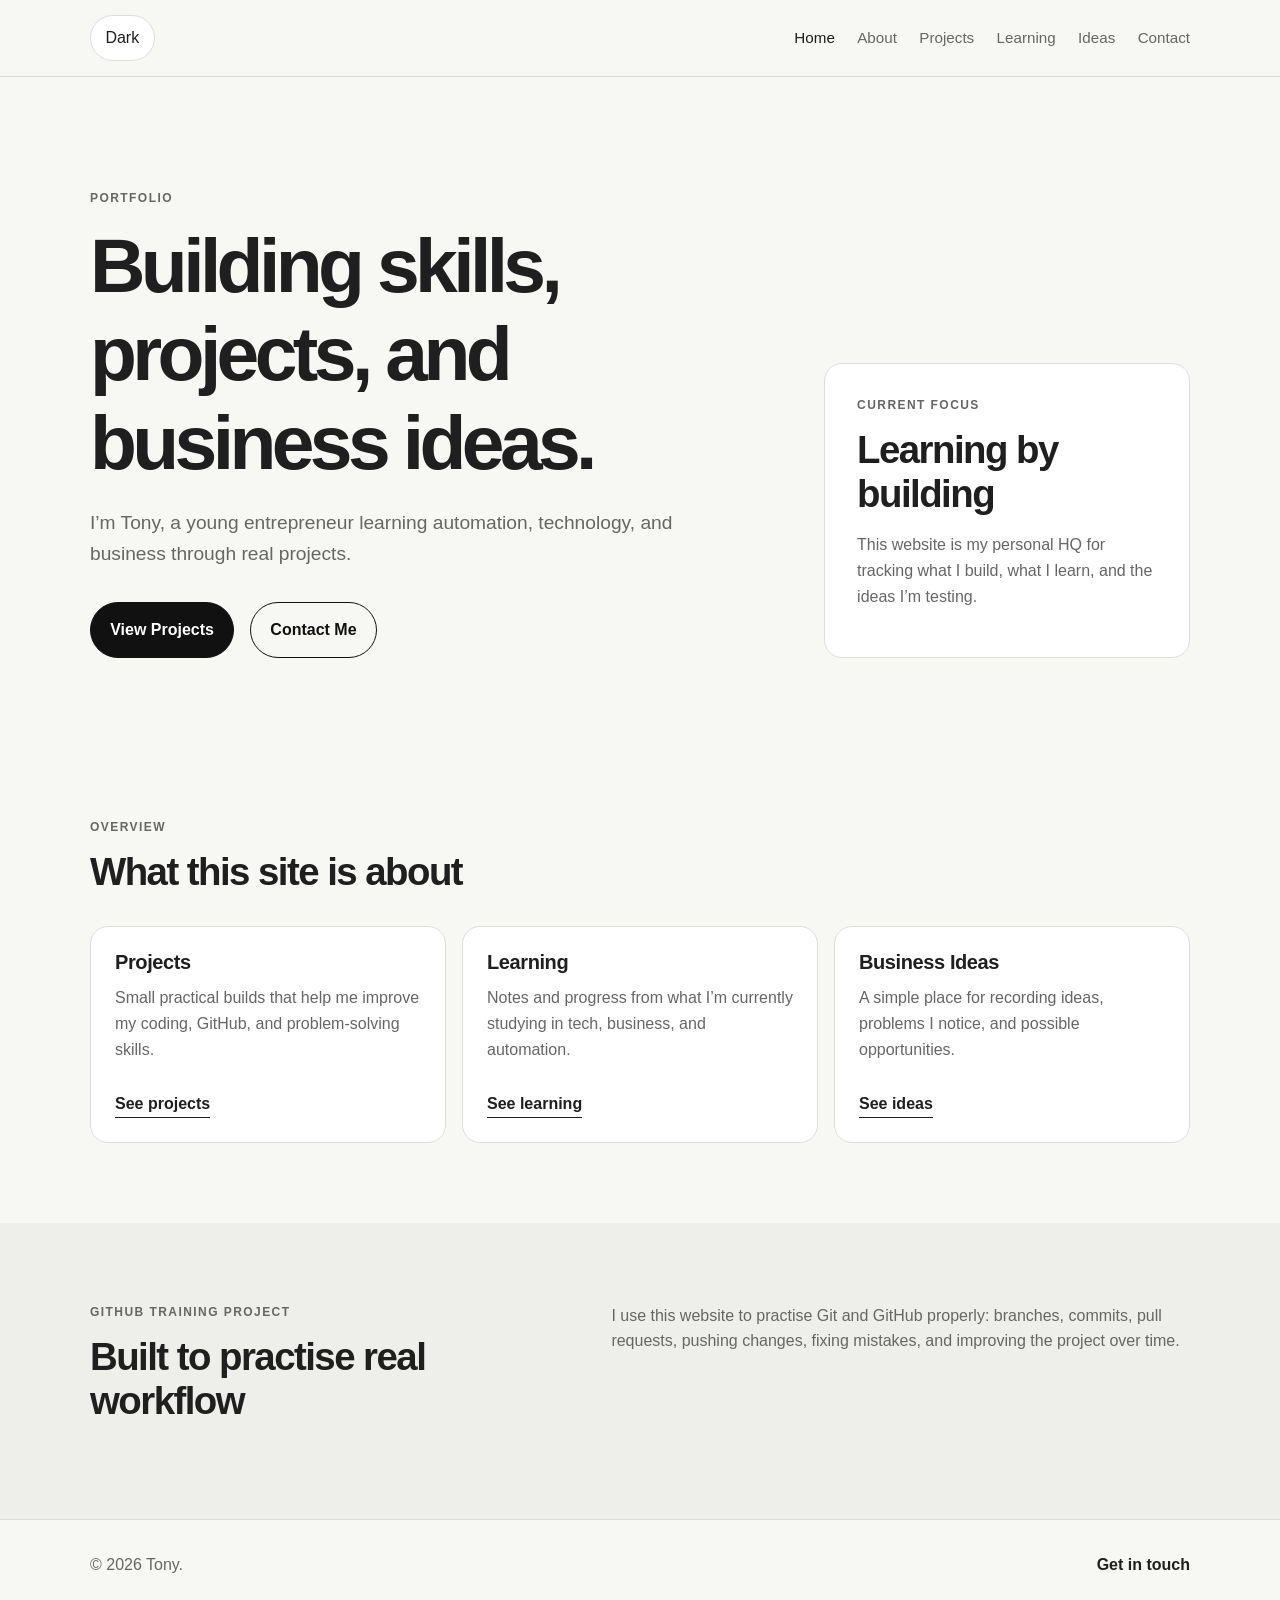
<file: index.html>
<!DOCTYPE html>
<html lang="en">
<head>
  <meta charset="UTF-8" />
  <meta name="viewport" content="width=device-width, initial-scale=1.0" />
  <title>Tony | Portfolio</title>
  <link rel="stylesheet" href="style.css" />
</head>
<body>

  <header class="site-header">
    <nav class="navbar">
      <button class="theme-button logo-theme-button" id="themeButton" type="button">Dark</button>

      <button class="menu-button" id="menuButton" type="button">Menu</button>

      <div class="nav-links" id="navLinks">
        <a href="index.html" class="active">Home</a>
        <a href="about.html">About</a>
        <a href="projects.html">Projects</a>
        <a href="learning.html">Learning</a>
        <a href="business-ideas.html">Ideas</a>
        <a href="contact.html">Contact</a>
      </div>
    </nav>
  </header>

  <main>

    <section class="hero">
      <div class="container hero-grid">
        <div>
          <p class="label">Portfolio</p>
          <h1>Building skills, projects, and business ideas.</h1>
          <p class="hero-text">
            I’m Tony, a young entrepreneur learning automation, technology, and business through real projects.
          </p>

          <div class="hero-actions">
            <a href="projects.html" class="button primary-button">View Projects</a>
            <a href="contact.html" class="button secondary-button">Contact Me</a>
          </div>
        </div>

        <div class="hero-card">
          <p class="card-label">Current focus</p>
          <h2>Learning by building</h2>
          <p>
            This website is my personal HQ for tracking what I build, what I learn, and the ideas I’m testing.
          </p>
        </div>
      </div>
    </section>

    <section class="section">
      <div class="container">
        <div class="section-heading">
          <p class="label">Overview</p>
          <h2>What this site is about</h2>
        </div>

        <div class="cards-grid">
          <article class="card">
            <h3>Projects</h3>
            <p>Small practical builds that help me improve my coding, GitHub, and problem-solving skills.</p>
            <a href="projects.html">See projects</a>
          </article>

          <article class="card">
            <h3>Learning</h3>
            <p>Notes and progress from what I’m currently studying in tech, business, and automation.</p>
            <a href="learning.html">See learning</a>
          </article>

          <article class="card">
            <h3>Business Ideas</h3>
            <p>A simple place for recording ideas, problems I notice, and possible opportunities.</p>
            <a href="business-ideas.html">See ideas</a>
          </article>
        </div>
      </div>
    </section>

    <section class="section muted-section">
      <div class="container split-section">
        <div>
          <p class="label">GitHub training project</p>
          <h2>Built to practise real workflow</h2>
        </div>

        <div>
          <p>
            I use this website to practise Git and GitHub properly: branches, commits, pull requests, pushing changes,
            fixing mistakes, and improving the project over time.
          </p>
        </div>
      </div>
    </section>

  </main>

  <footer class="site-footer">
    <div class="container footer-content">
      <p>© 2026 Tony.</p>
      <a href="contact.html">Get in touch</a>
    </div>
  </footer>

  <script src="script.js"></script>
</body>
</html>
</file>
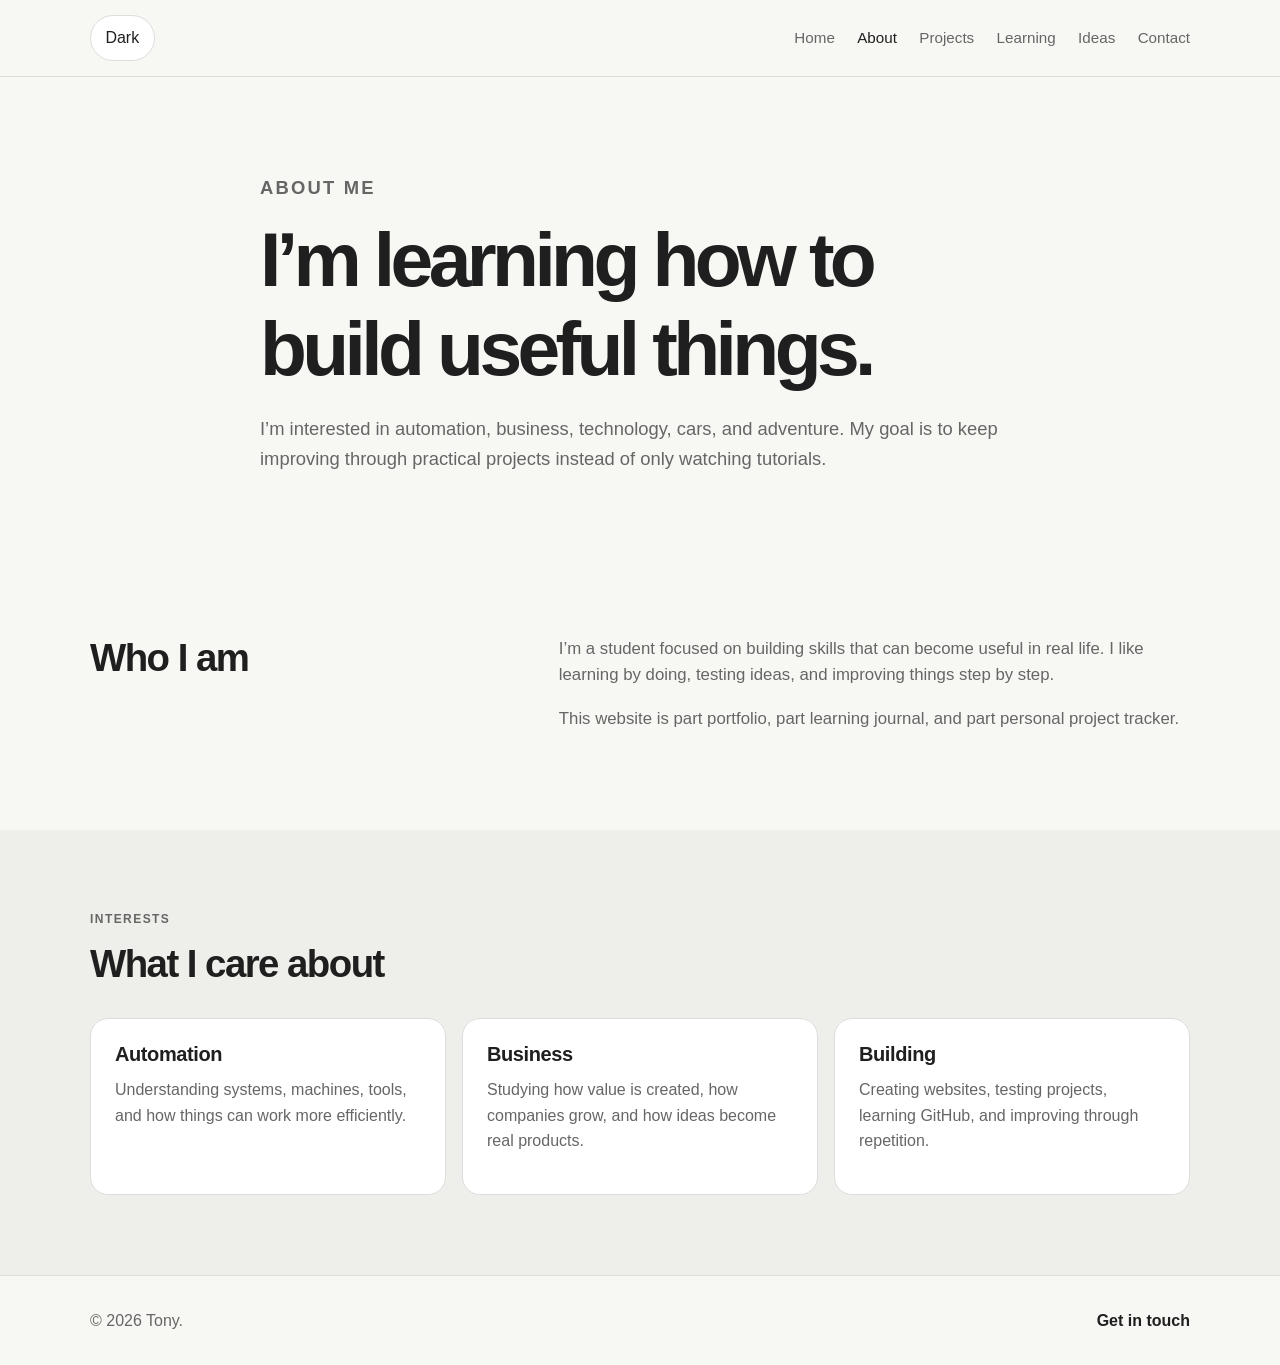
<file: about.html>
<!DOCTYPE html>
<html lang="en">
<head>
  <meta charset="UTF-8" />
  <meta name="viewport" content="width=device-width, initial-scale=1.0" />
  <title>About | Tony</title>
  <link rel="stylesheet" href="style.css" />
</head>
<body>

  <header class="site-header">
    <nav class="navbar">
      <button class="theme-button logo-theme-button" id="themeButton" type="button">Dark</button>

      <button class="menu-button" id="menuButton" type="button">Menu</button>

      <div class="nav-links" id="navLinks">
        <a href="index.html">Home</a>
        <a href="about.html" class="active">About</a>
        <a href="projects.html">Projects</a>
        <a href="learning.html">Learning</a>
        <a href="business-ideas.html">Ideas</a>
        <a href="contact.html">Contact</a>
      </div>
    </nav>
  </header>

  <main>

    <section class="page-hero">
      <div class="container narrow">
        <p class="label">About me</p>
        <h1>I’m learning how to build useful things.</h1>
        <p>
          I’m interested in automation, business, technology, cars, and adventure. My goal is to keep improving
          through practical projects instead of only watching tutorials.
        </p>
      </div>
    </section>

    <section class="section">
      <div class="container two-column">
        <div>
          <h2>Who I am</h2>
        </div>

        <div class="text-block">
          <p>
            I’m a student focused on building skills that can become useful in real life. I like learning by doing,
            testing ideas, and improving things step by step.
          </p>

          <p>
            This website is part portfolio, part learning journal, and part personal project tracker.
          </p>
        </div>
      </div>
    </section>

    <section class="section muted-section">
      <div class="container">
        <div class="section-heading">
          <p class="label">Interests</p>
          <h2>What I care about</h2>
        </div>

        <div class="cards-grid">
          <article class="card">
            <h3>Automation</h3>
            <p>Understanding systems, machines, tools, and how things can work more efficiently.</p>
          </article>

          <article class="card">
            <h3>Business</h3>
            <p>Studying how value is created, how companies grow, and how ideas become real products.</p>
          </article>

          <article class="card">
            <h3>Building</h3>
            <p>Creating websites, testing projects, learning GitHub, and improving through repetition.</p>
          </article>
        </div>
      </div>
    </section>

  </main>

  <footer class="site-footer">
    <div class="container footer-content">
      <p>© 2026 Tony.</p>
      <a href="contact.html">Get in touch</a>
    </div>
  </footer>

  <script src="script.js"></script>
</body>
</html>
</file>
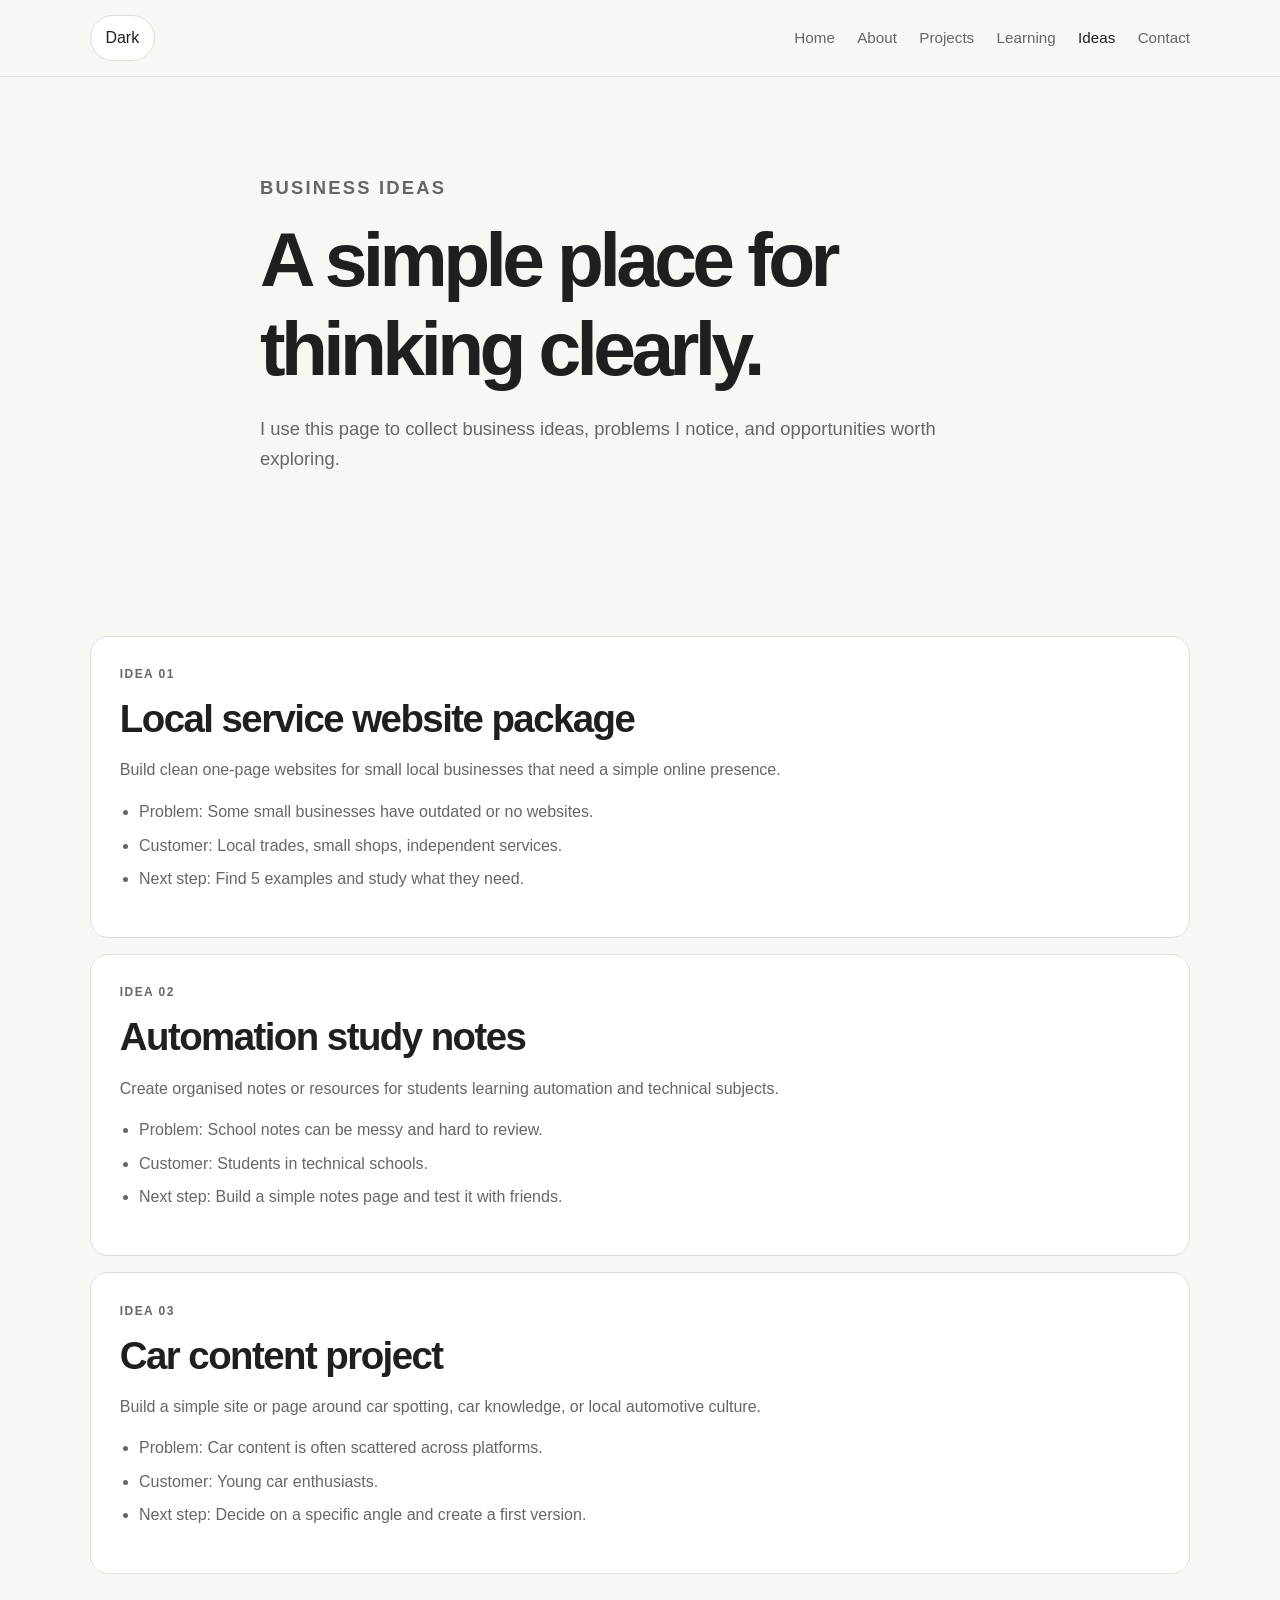
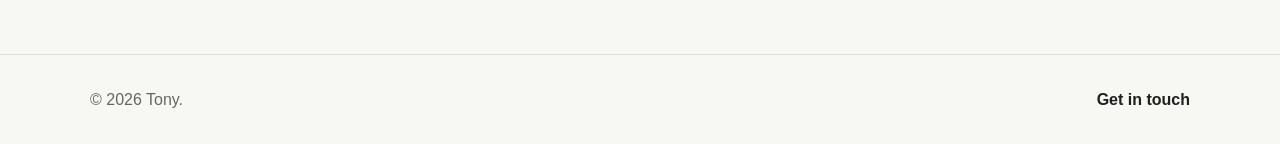
<file: business-ideas.html>
<!DOCTYPE html>
<html lang="en">
<head>
  <meta charset="UTF-8" />
  <meta name="viewport" content="width=device-width, initial-scale=1.0" />
  <title>Business Ideas | Tony</title>
  <link rel="stylesheet" href="style.css" />
</head>
<body>

  <header class="site-header">
    <nav class="navbar">
      <button class="theme-button logo-theme-button" id="themeButton" type="button">Dark</button>

      <button class="menu-button" id="menuButton" type="button">Menu</button>

      <div class="nav-links" id="navLinks">
        <a href="index.html">Home</a>
        <a href="about.html">About</a>
        <a href="projects.html">Projects</a>
        <a href="learning.html">Learning</a>
        <a href="business-ideas.html" class="active">Ideas</a>
        <a href="contact.html">Contact</a>
      </div>
    </nav>
  </header>

  <main>

    <section class="page-hero">
      <div class="container narrow">
        <p class="label">Business ideas</p>
        <h1>A simple place for thinking clearly.</h1>
        <p>
          I use this page to collect business ideas, problems I notice, and opportunities worth exploring.
        </p>
      </div>
    </section>

    <section class="section">
      <div class="container">

        <div class="idea-list">

          <article class="idea-item">
            <p class="label">Idea 01</p>
            <h2>Local service website package</h2>
            <p>
              Build clean one-page websites for small local businesses that need a simple online presence.
            </p>
            <ul>
              <li>Problem: Some small businesses have outdated or no websites.</li>
              <li>Customer: Local trades, small shops, independent services.</li>
              <li>Next step: Find 5 examples and study what they need.</li>
            </ul>
          </article>

          <article class="idea-item">
            <p class="label">Idea 02</p>
            <h2>Automation study notes</h2>
            <p>
              Create organised notes or resources for students learning automation and technical subjects.
            </p>
            <ul>
              <li>Problem: School notes can be messy and hard to review.</li>
              <li>Customer: Students in technical schools.</li>
              <li>Next step: Build a simple notes page and test it with friends.</li>
            </ul>
          </article>

          <article class="idea-item">
            <p class="label">Idea 03</p>
            <h2>Car content project</h2>
            <p>
              Build a simple site or page around car spotting, car knowledge, or local automotive culture.
            </p>
            <ul>
              <li>Problem: Car content is often scattered across platforms.</li>
              <li>Customer: Young car enthusiasts.</li>
              <li>Next step: Decide on a specific angle and create a first version.</li>
            </ul>
          </article>

        </div>

      </div>
    </section>

  </main>

  <footer class="site-footer">
    <div class="container footer-content">
      <p>© 2026 Tony.</p>
      <a href="contact.html">Get in touch</a>
    </div>
  </footer>

  <script src="script.js"></script>
</body>
</html>
</file>
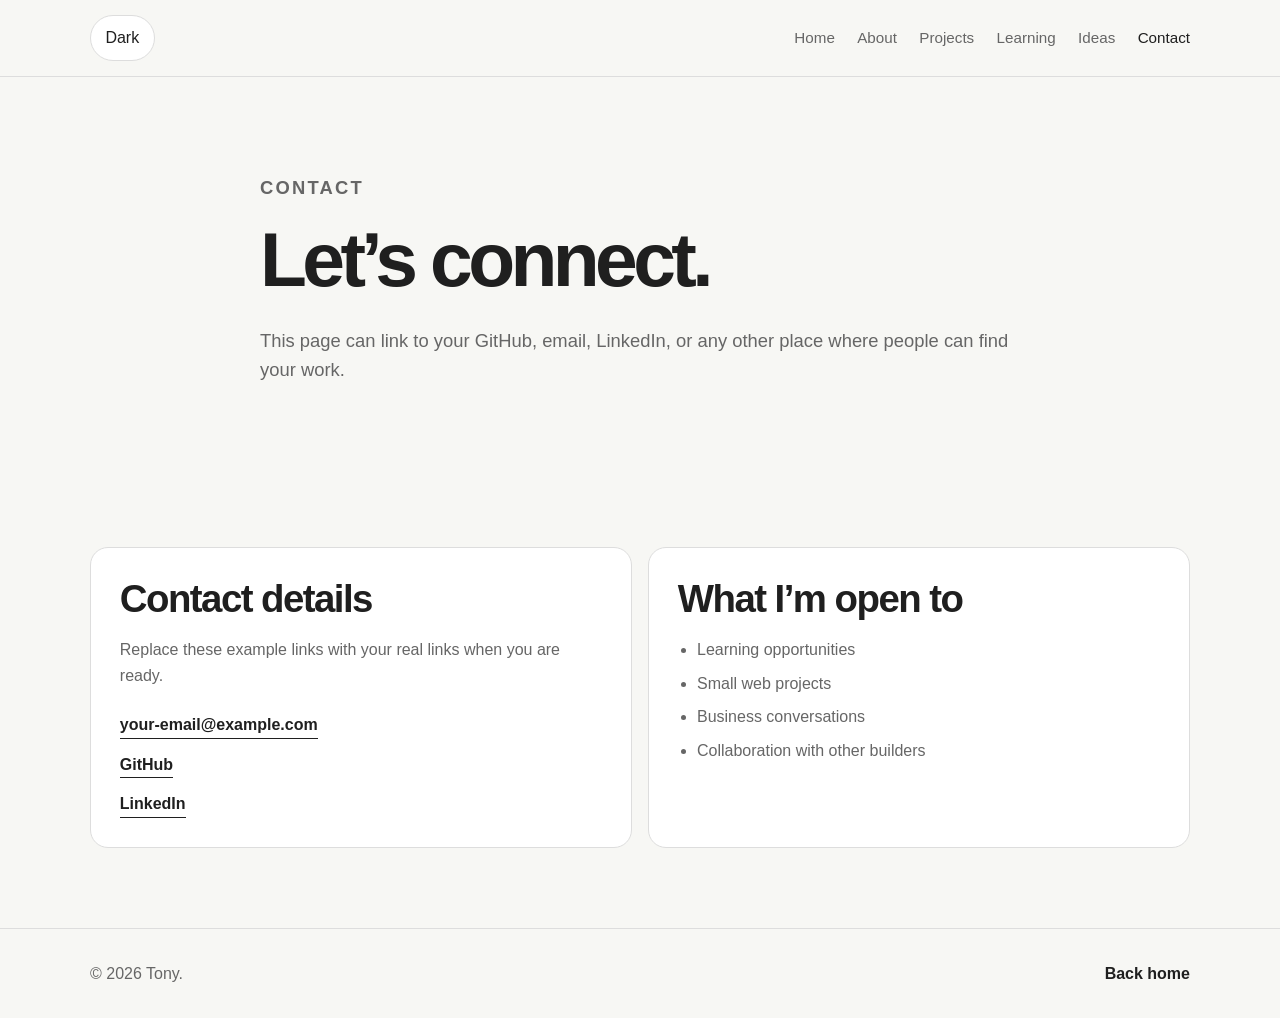
<file: contact.html>
<!DOCTYPE html>
<html lang="en">
<head>
  <meta charset="UTF-8" />
  <meta name="viewport" content="width=device-width, initial-scale=1.0" />
  <title>Contact | Tony</title>
  <link rel="stylesheet" href="style.css" />
</head>
<body>

  <header class="site-header">
    <nav class="navbar">
      <button class="theme-button logo-theme-button" id="themeButton" type="button">Dark</button>

      <button class="menu-button" id="menuButton" type="button">Menu</button>

      <div class="nav-links" id="navLinks">
        <a href="index.html">Home</a>
        <a href="about.html">About</a>
        <a href="projects.html">Projects</a>
        <a href="learning.html">Learning</a>
        <a href="business-ideas.html">Ideas</a>
        <a href="contact.html" class="active">Contact</a>
      </div>
    </nav>
  </header>

  <main>

    <section class="page-hero">
      <div class="container narrow">
        <p class="label">Contact</p>
        <h1>Let’s connect.</h1>
        <p>
          This page can link to your GitHub, email, LinkedIn, or any other place where people can find your work.
        </p>
      </div>
    </section>

    <section class="section">
      <div class="container contact-grid">

        <div class="contact-card">
          <h2>Contact details</h2>
          <p>
            Replace these example links with your real links when you are ready.
          </p>

          <div class="contact-links">
            <a href="mailto:your-email@example.com">your-email@example.com</a>
            <a href="https://github.com/your-username" target="_blank">GitHub</a>
            <a href="https://www.linkedin.com" target="_blank">LinkedIn</a>
          </div>
        </div>

        <div class="contact-card">
          <h2>What I’m open to</h2>
          <ul>
            <li>Learning opportunities</li>
            <li>Small web projects</li>
            <li>Business conversations</li>
            <li>Collaboration with other builders</li>
          </ul>
        </div>

      </div>
    </section>

  </main>

  <footer class="site-footer">
    <div class="container footer-content">
      <p>© 2026 Tony.</p>
      <a href="index.html">Back home</a>
    </div>
  </footer>

  <script src="script.js"></script>
</body>
</html>
</file>
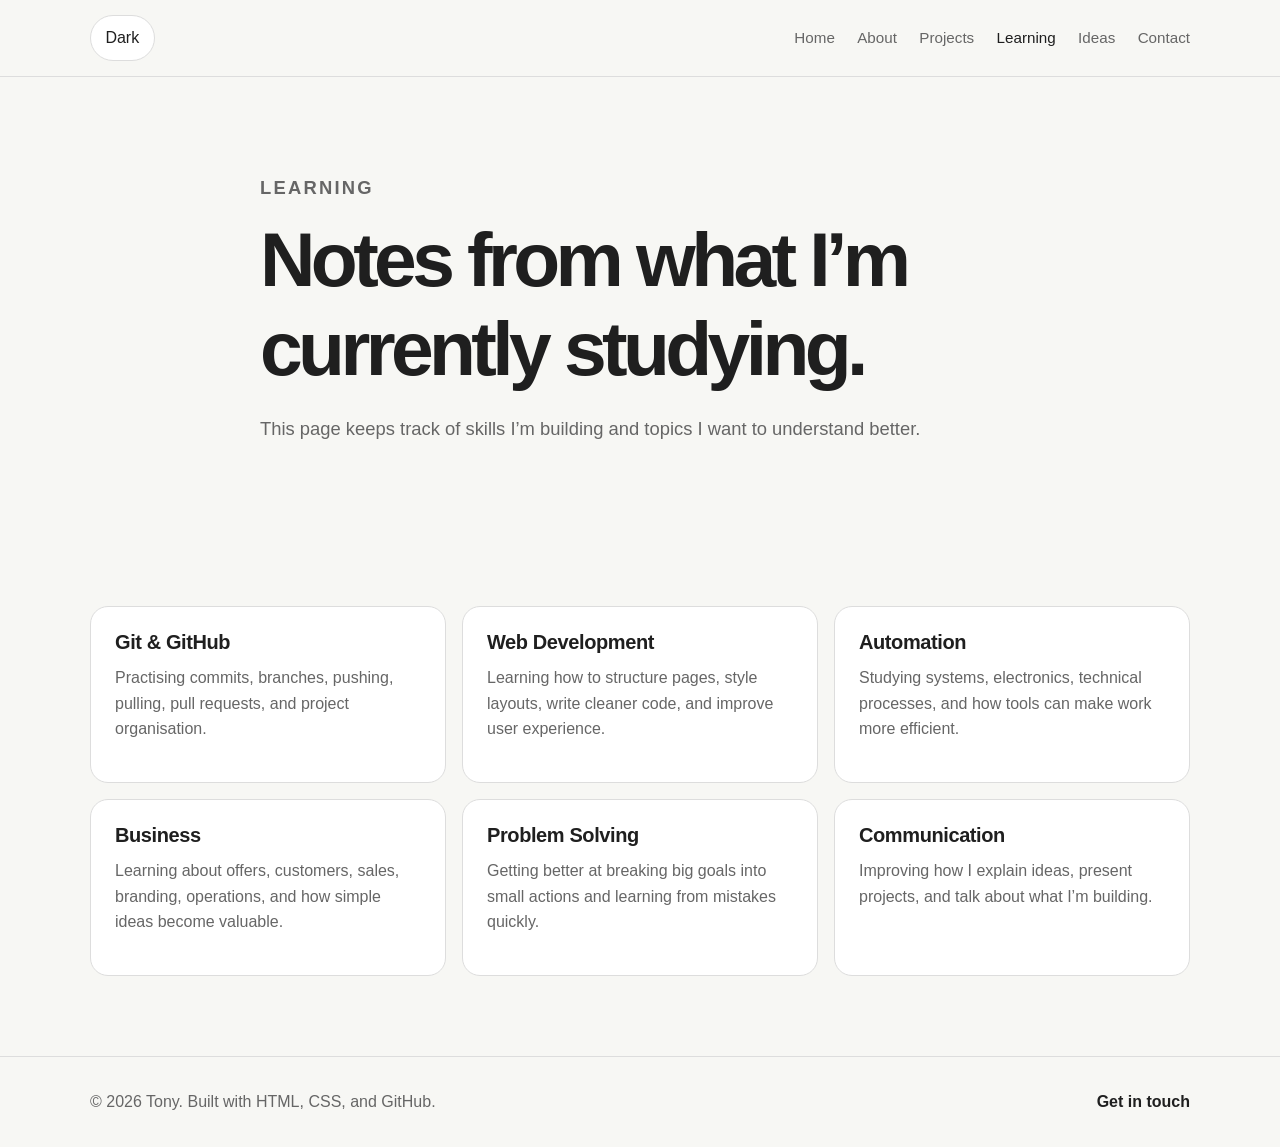
<file: learning.html>
<!DOCTYPE html>
<html lang="en">
<head>
  <meta charset="UTF-8" />
  <meta name="viewport" content="width=device-width, initial-scale=1.0" />
  <title>Learning | Tony</title>
  <link rel="stylesheet" href="style.css" />
</head>
<body>

  <header class="site-header">
    <nav class="navbar">
      <button class="theme-button logo-theme-button" id="themeButton" type="button">Dark</button>

      <button class="menu-button" id="menuButton" type="button">Menu</button>

      <div class="nav-links" id="navLinks">
        <a href="index.html">Home</a>
        <a href="about.html">About</a>
        <a href="projects.html">Projects</a>
        <a href="learning.html" class="active">Learning</a>
        <a href="business-ideas.html">Ideas</a>
        <a href="contact.html">Contact</a>
      </div>
    </nav>
  </header>

  <main>

    <section class="page-hero">
      <div class="container narrow">
        <p class="label">Learning</p>
        <h1>Notes from what I’m currently studying.</h1>
        <p>
          This page keeps track of skills I’m building and topics I want to understand better.
        </p>
      </div>
    </section>

    <section class="section">
      <div class="container">

        <div class="cards-grid">

          <article class="card">
            <h3>Git & GitHub</h3>
            <p>
              Practising commits, branches, pushing, pulling, pull requests, and project organisation.
            </p>
          </article>

          <article class="card">
            <h3>Web Development</h3>
            <p>
              Learning how to structure pages, style layouts, write cleaner code, and improve user experience.
            </p>
          </article>

          <article class="card">
            <h3>Automation</h3>
            <p>
              Studying systems, electronics, technical processes, and how tools can make work more efficient.
            </p>
          </article>

          <article class="card">
            <h3>Business</h3>
            <p>
              Learning about offers, customers, sales, branding, operations, and how simple ideas become valuable.
            </p>
          </article>

          <article class="card">
            <h3>Problem Solving</h3>
            <p>
              Getting better at breaking big goals into small actions and learning from mistakes quickly.
            </p>
          </article>

          <article class="card">
            <h3>Communication</h3>
            <p>
              Improving how I explain ideas, present projects, and talk about what I’m building.
            </p>
          </article>

        </div>

      </div>
    </section>

  </main>

  <footer class="site-footer">
    <div class="container footer-content">
      <p>© 2026 Tony. Built with HTML, CSS, and GitHub.</p>
      <a href="contact.html">Get in touch</a>
    </div>
  </footer>

  <script src="script.js"></script>
</body>
</html>
</file>
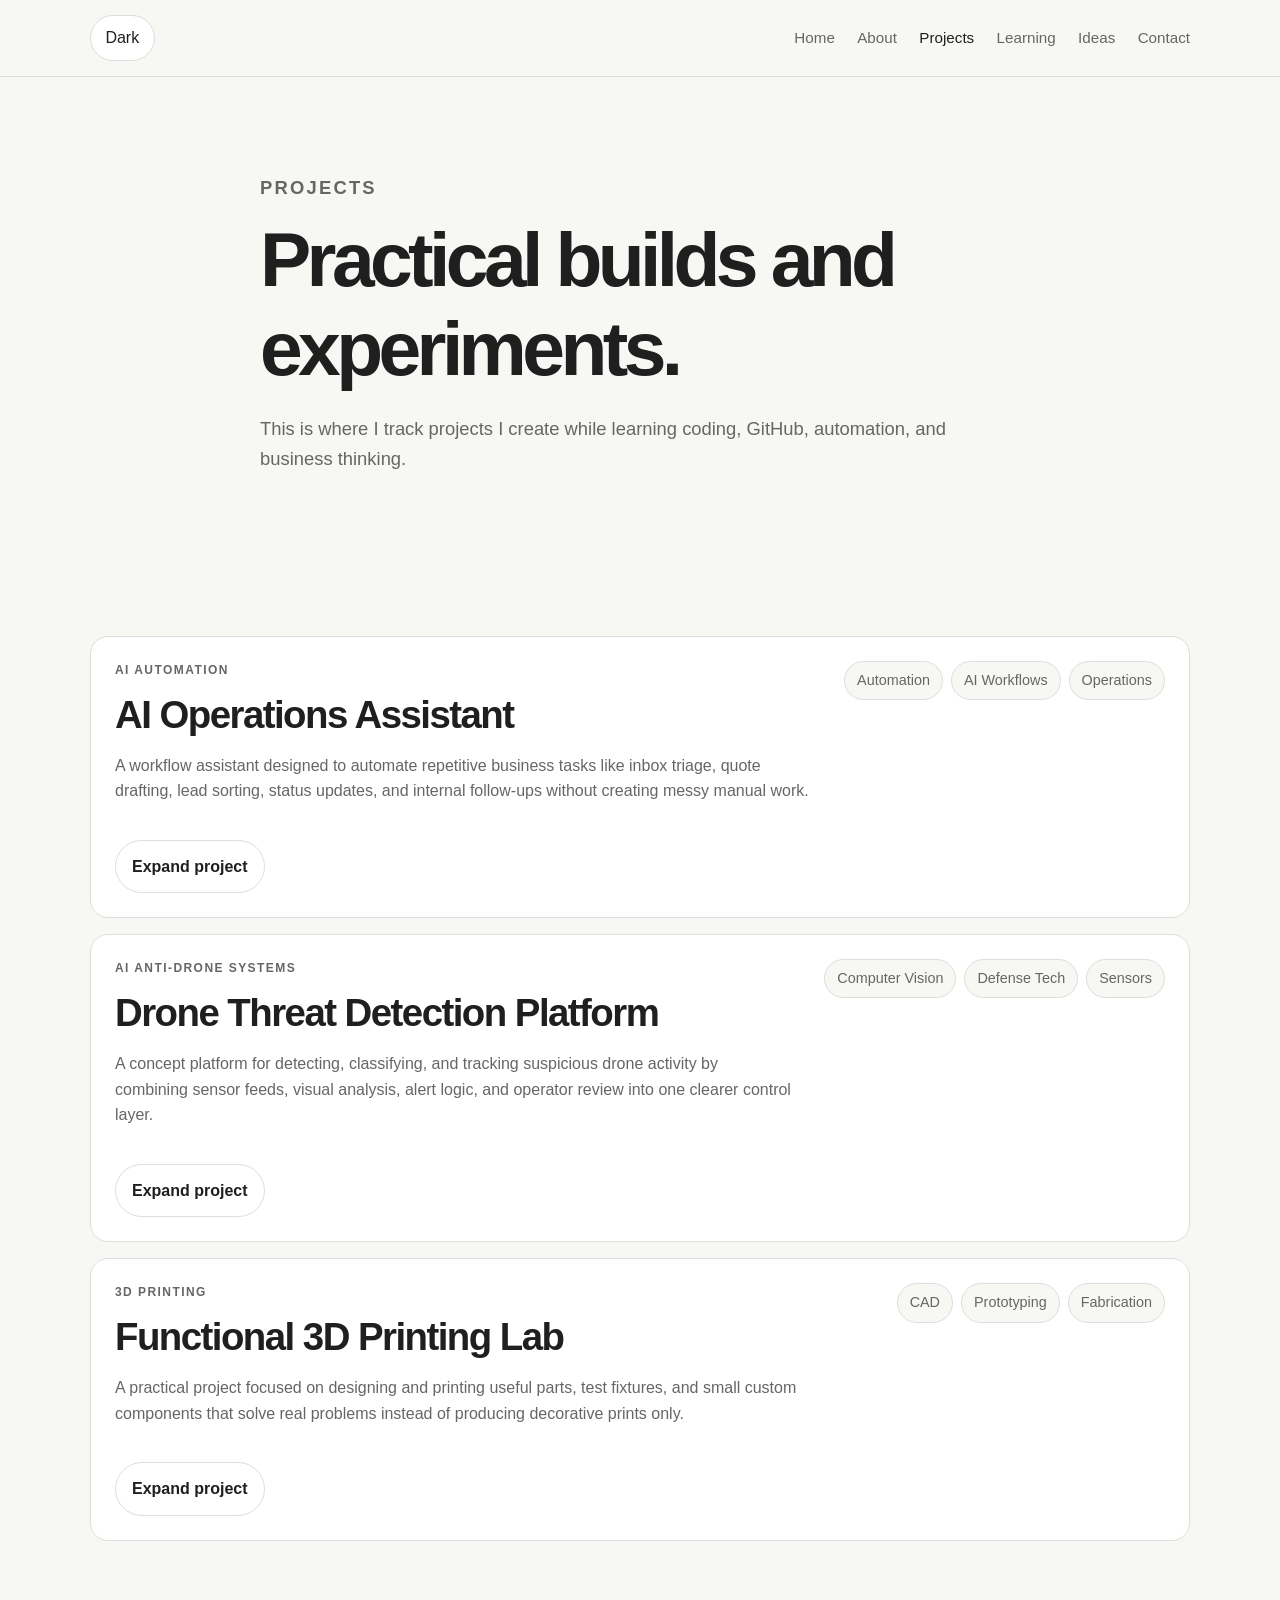
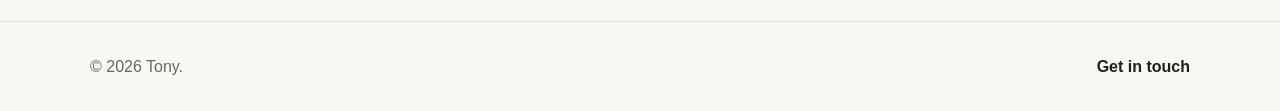
<file: projects.html>
<!DOCTYPE html>
<html lang="en">
<head>
  <meta charset="UTF-8" />
  <meta name="viewport" content="width=device-width, initial-scale=1.0" />
  <title>Projects | Tony</title>
  <link rel="stylesheet" href="style.css" />
</head>
<body>

  <header class="site-header">
    <nav class="navbar">
      <button class="theme-button logo-theme-button" id="themeButton" type="button">Dark</button>

      <button class="menu-button" id="menuButton" type="button">Menu</button>

      <div class="nav-links" id="navLinks">
        <a href="index.html">Home</a>
        <a href="about.html">About</a>
        <a href="projects.html" class="active">Projects</a>
        <a href="learning.html">Learning</a>
        <a href="business-ideas.html">Ideas</a>
        <a href="contact.html">Contact</a>
      </div>
    </nav>
  </header>

  <main>

    <section class="page-hero">
      <div class="container narrow">
        <p class="label">Projects</p>
        <h1>Practical builds and experiments.</h1>
        <p>
          This is where I track projects I create while learning coding, GitHub, automation, and business thinking.
        </p>
      </div>
    </section>

    <section class="section">
      <div class="container">

        <div class="project-list">

          <article class="project-item">
            <div class="project-summary">
              <div>
                <p class="label">AI automation</p>
                <h2>AI Operations Assistant</h2>
                <p>
                  A workflow assistant designed to automate repetitive business tasks like inbox triage, quote
                  drafting, lead sorting, status updates, and internal follow-ups without creating messy manual work.
                </p>
              </div>

              <div class="project-meta">
                <span>Automation</span>
                <span>AI Workflows</span>
                <span>Operations</span>
              </div>
            </div>

            <div class="project-actions">
              <button class="project-toggle" type="button" aria-expanded="false">
                Expand project
              </button>
            </div>

            <div class="project-details" hidden>
              <p>
                The main goal is to build a system that reduces small operational delays across a business. Instead of
                using AI only for chat, this project focuses on real workflow execution: reading incoming requests,
                classifying urgency, generating a draft response, logging the task, and pushing the right next step to
                a dashboard or team channel.
              </p>
              <p>
                I want the assistant to support structured decision-making rather than random automation. That means
                using clear trigger conditions, approval checkpoints, fallback logic, and a record of what the system
                did so the operator can trust it and improve it over time.
              </p>

              <div class="project-detail-grid">
                <div class="project-detail-card">
                  <h3>Core functions</h3>
                  <ul>
                    <li>Classify inbound messages by topic, urgency, and required action.</li>
                    <li>Draft replies, meeting summaries, and short client updates.</li>
                    <li>Move tasks into a simple workflow with human approval where needed.</li>
                    <li>Generate a daily operations report with bottlenecks and next actions.</li>
                  </ul>
                </div>

                <div class="project-detail-card">
                  <h3>Why it matters</h3>
                  <ul>
                    <li>Reduces time lost to repeated admin work and context switching.</li>
                    <li>Keeps business communication more consistent and faster to respond.</li>
                    <li>Creates a repeatable process that can scale with more clients or projects.</li>
                    <li>Builds practical experience in AI systems that support real operations.</li>
                  </ul>
                </div>
              </div>

              <div class="project-detail-card">
                <h3>Planned build scope</h3>
                <p>
                  The first version would connect a form, email inbox, or message feed into a lightweight processing
                  pipeline. From there the system would tag the request, create a draft output, store the result, and
                  wait for operator approval before sending anything important. Later versions could include customer
                  memory, CRM syncing, and better reporting on time saved per week.
                </p>
              </div>
            </div>
          </article>

          <article class="project-item">
            <div class="project-summary">
              <div>
                <p class="label">AI anti-drone systems</p>
                <h2>Drone Threat Detection Platform</h2>
                <p>
                  A concept platform for detecting, classifying, and tracking suspicious drone activity by combining
                  sensor feeds, visual analysis, alert logic, and operator review into one clearer control layer.
                </p>
              </div>

              <div class="project-meta">
                <span>Computer Vision</span>
                <span>Defense Tech</span>
                <span>Sensors</span>
              </div>
            </div>

            <div class="project-actions">
              <button class="project-toggle" type="button" aria-expanded="false">
                Expand project
              </button>
            </div>

            <div class="project-details" hidden>
              <p>
                This project is focused on the software side of modern anti-drone systems: how to interpret incoming
                signals quickly, reduce false alarms, and give the operator a better picture of what is happening. The
                system is not just about seeing a drone, but about deciding whether it is normal, risky, or an active
                threat that needs escalation.
              </p>
              <p>
                The platform would fuse camera input, radar-style detection data, acoustic cues, and rule-based alert
                thresholds into a single interface. AI would be used to prioritize likely threats, highlight unusual
                movement patterns, and support faster human decisions instead of flooding the operator with noise.
              </p>

              <div class="project-detail-grid">
                <div class="project-detail-card">
                  <h3>System focus</h3>
                  <ul>
                    <li>Multi-sensor event fusion for more reliable detection than a single source.</li>
                    <li>Visual classification of drone type, flight behavior, and probable intent.</li>
                    <li>Threat scoring based on route, altitude, speed, and protected zone proximity.</li>
                    <li>Operator dashboards that show what matters first instead of raw data overload.</li>
                  </ul>
                </div>

                <div class="project-detail-card">
                  <h3>Engineering challenges</h3>
                  <ul>
                    <li>Reducing false positives from birds, weather, noise, or irrelevant motion.</li>
                    <li>Keeping latency low enough for real-time response decisions.</li>
                    <li>Making the model explain its alerts in a useful way for human operators.</li>
                    <li>Designing a system that stays useful even when one sensor feed is weak.</li>
                  </ul>
                </div>
              </div>

              <div class="project-detail-card">
                <h3>What I want to explore</h3>
                <p>
                  I want to understand how practical defense-oriented AI systems are designed from a systems thinking
                  perspective, especially how detection, classification, alerting, and decision support work together.
                  Even at concept stage, this project helps me think more seriously about reliability, safety,
                  interfaces, and how software can support complex technical environments.
                </p>
              </div>
            </div>
          </article>

          <article class="project-item">
            <div class="project-summary">
              <div>
                <p class="label">3D printing</p>
                <h2>Functional 3D Printing Lab</h2>
                <p>
                  A practical project focused on designing and printing useful parts, test fixtures, and small custom
                  components that solve real problems instead of producing decorative prints only.
                </p>
              </div>

              <div class="project-meta">
                <span>CAD</span>
                <span>Prototyping</span>
                <span>Fabrication</span>
              </div>
            </div>

            <div class="project-actions">
              <button class="project-toggle" type="button" aria-expanded="false">
                Expand project
              </button>
            </div>

            <div class="project-details" hidden>
              <p>
                The idea behind this project is to treat 3D printing as an engineering tool. Instead of printing random
                objects, I want to build a process for identifying a physical problem, sketching a solution, designing
                a part, testing fit and strength, and refining the print until it becomes genuinely useful.
              </p>
              <p>
                The project would include simple jigs, cable guides, machine brackets, sensor mounts, storage inserts,
                and other functional pieces that support workshop, automation, or electronics work. Over time it could
                become a small library of repeatable designs with print notes, failure lessons, and material choices.
              </p>

              <div class="project-detail-grid">
                <div class="project-detail-card">
                  <h3>Build direction</h3>
                  <ul>
                    <li>Design parts for actual use cases instead of one-off visual experiments.</li>
                    <li>Track tolerances, material strength, and print orientation decisions.</li>
                    <li>Create iteration notes so each version improves based on evidence.</li>
                    <li>Combine design thinking with hands-on testing and workshop practicality.</li>
                  </ul>
                </div>

                <div class="project-detail-card">
                  <h3>Outputs I want</h3>
                  <ul>
                    <li>A portfolio of functional prints with clear before-and-after problem solving.</li>
                    <li>Better understanding of how CAD decisions affect real physical performance.</li>
                    <li>Reusable parts for electronics, automation, and general workspace organisation.</li>
                    <li>A more disciplined product mindset around prototyping and improvement.</li>
                  </ul>
                </div>
              </div>

              <div class="project-detail-card">
                <h3>Longer-term value</h3>
                <p>
                  This project helps connect digital design with physical execution. It supports problem solving,
                  fabrication skills, and product thinking at the same time. It also fits naturally with future AI and
                  automation work, because many technical builds eventually need custom mounts, cases, adapters, or
                  testing tools that are easiest to prototype with 3D printing.
                </p>
              </div>
            </div>
          </article>

        </div>

      </div>
    </section>

  </main>

  <footer class="site-footer">
    <div class="container footer-content">
      <p>© 2026 Tony.</p>
      <a href="contact.html">Get in touch</a>
    </div>
  </footer>

  <script src="script.js"></script>
</body>
</html>
</file>
<file: style.css>
:root {
  --background: #f7f7f4;
  --surface: #ffffff;
  --surface-muted: #eeeeea;
  --text: #1f1f1f;
  --muted-text: #666666;
  --border: #dddddd;
  --accent: #111111;
  --button-text: #ffffff;
  --max-width: 1100px;
  --radius: 18px;
}

body.dark-mode {
  --background: #111111;
  --surface: #1a1a1a;
  --surface-muted: #171717;
  --text: #f4f4f4;
  --muted-text: #b5b5b5;
  --border: #333333;
  --accent: #f4f4f4;
  --button-text: #111111;
}

* {
  box-sizing: border-box;
}

html {
  scroll-behavior: auto;
}

body {
  margin: 0;
  font-family: Arial, Helvetica, sans-serif;
  background: var(--background);
  color: var(--text);
  line-height: 1.6;
}

a {
  color: inherit;
  text-decoration: none;
}

p {
  margin-top: 0;
  color: var(--muted-text);
}

h1,
h2,
h3 {
  margin-top: 0;
  line-height: 1.15;
  color: var(--text);
}

h1 {
  font-size: clamp(2.5rem, 6vw, 5.4rem);
  letter-spacing: -0.06em;
  margin-bottom: 1.4rem;
}

h2 {
  font-size: clamp(1.8rem, 3vw, 2.8rem);
  letter-spacing: -0.04em;
  margin-bottom: 1rem;
}

h3 {
  font-size: 1.25rem;
  letter-spacing: -0.02em;
  margin-bottom: 0.7rem;
}

ul {
  padding-left: 1.2rem;
  color: var(--muted-text);
}

li {
  margin-bottom: 0.5rem;
}

.container {
  width: min(100% - 2rem, var(--max-width));
  margin: 0 auto;
}

.narrow {
  max-width: 760px;
}

.site-header {
  position: sticky;
  top: 0;
  z-index: 10;
  background: var(--background);
  border-bottom: 1px solid var(--border);
}

.navbar {
  width: min(100% - 2rem, var(--max-width));
  margin: 0 auto;
  min-height: 76px;
  display: flex;
  align-items: center;
  justify-content: space-between;
}

.logo {
  font-weight: 700;
  font-size: 1.1rem;
  letter-spacing: -0.03em;
}

.nav-links {
  display: flex;
  align-items: center;
  gap: 1.4rem;
}

.nav-links a {
  font-size: 0.95rem;
  color: var(--muted-text);
}

.nav-links a:hover,
.nav-links a.active {
  color: var(--text);
}

.theme-button,
.menu-button {
  border: 1px solid var(--border);
  background: var(--surface);
  color: var(--text);
  padding: 0.6rem 0.9rem;
  border-radius: 999px;
  font: inherit;
  cursor: pointer;
}

.theme-button:hover,
.menu-button:hover {
  border-color: var(--text);
}

.logo-theme-button {
  margin-right: auto;
}

.menu-button {
  display: none;
}

.hero {
  padding: 7rem 0 5rem;
}

.hero-grid {
  display: grid;
  grid-template-columns: 1.5fr 0.8fr;
  gap: 3rem;
  align-items: end;
}

.hero-text {
  max-width: 640px;
  font-size: 1.2rem;
}

.hero-actions {
  display: flex;
  gap: 1rem;
  margin-top: 2rem;
  flex-wrap: wrap;
}

.button {
  display: inline-block;
  padding: 0.9rem 1.2rem;
  border-radius: 999px;
  font-weight: 600;
  border: 1px solid var(--accent);
}

.primary-button {
  background: var(--accent);
  color: var(--button-text);
}

.secondary-button {
  background: transparent;
  color: var(--accent);
}

.hero-card,
.card,
.contact-card,
.idea-item,
.project-item {
  background: var(--surface);
  border: 1px solid var(--border);
  border-radius: var(--radius);
}

.hero-card {
  padding: 2rem;
}

.card-label,
.label {
  text-transform: uppercase;
  letter-spacing: 0.12em;
  font-size: 0.75rem;
  font-weight: 700;
  color: var(--muted-text);
  margin-bottom: 0.8rem;
}

.section {
  padding: 5rem 0;
}

.page-hero {
  padding: 6rem 0 4rem;
}

.page-hero p {
  font-size: 1.15rem;
}

.muted-section {
  background: var(--surface-muted);
}

.section-heading {
  max-width: 650px;
  margin-bottom: 2rem;
}

.cards-grid {
  display: grid;
  grid-template-columns: repeat(3, 1fr);
  gap: 1rem;
}

.card {
  padding: 1.5rem;
}

.card a {
  display: inline-block;
  margin-top: 0.8rem;
  font-weight: 700;
  border-bottom: 1px solid var(--text);
}

.split-section {
  display: grid;
  grid-template-columns: 0.9fr 1.1fr;
  gap: 3rem;
  align-items: start;
}

.two-column {
  display: grid;
  grid-template-columns: 0.8fr 1.2fr;
  gap: 3rem;
}

.text-block p {
  font-size: 1.05rem;
}

.project-list,
.idea-list {
  display: grid;
  gap: 1rem;
}

.project-item {
  padding: 1.5rem;
  display: grid;
  gap: 1.25rem;
  align-items: start;
}

.project-summary {
  display: grid;
  grid-template-columns: 1fr auto;
  gap: 2rem;
  align-items: start;
}

.project-meta {
  display: flex;
  gap: 0.5rem;
  flex-wrap: wrap;
  justify-content: flex-end;
}

.project-meta span {
  border: 1px solid var(--border);
  border-radius: 999px;
  padding: 0.45rem 0.75rem;
  color: var(--muted-text);
  font-size: 0.9rem;
  background: var(--background);
}

.project-actions {
  display: flex;
}

.project-toggle {
  border: 1px solid var(--border);
  background: transparent;
  color: var(--text);
  padding: 0.8rem 1rem;
  border-radius: 999px;
  font: inherit;
  font-weight: 600;
  cursor: pointer;
}

.project-toggle:hover {
  border-color: var(--text);
}

.project-details {
  display: grid;
  gap: 1rem;
  padding-top: 0.25rem;
  border-top: 1px solid var(--border);
}

.project-details[hidden] {
  display: none;
}

.project-detail-grid {
  display: grid;
  grid-template-columns: repeat(2, minmax(0, 1fr));
  gap: 1rem;
}

.project-detail-card {
  padding: 1.25rem;
  background: var(--background);
  border: 1px solid var(--border);
  border-radius: calc(var(--radius) - 6px);
}

.project-detail-card h3 {
  margin-bottom: 0.8rem;
}

.project-detail-card p,
.project-detail-card ul {
  margin-bottom: 0;
}

.idea-item {
  padding: 1.8rem;
}

.contact-grid {
  display: grid;
  grid-template-columns: 1fr 1fr;
  gap: 1rem;
}

.contact-card {
  padding: 1.8rem;
}

.contact-links {
  display: grid;
  gap: 0.8rem;
  margin-top: 1.5rem;
}

.contact-links a {
  font-weight: 700;
  border-bottom: 1px solid var(--text);
  width: fit-content;
}

.site-footer {
  border-top: 1px solid var(--border);
  padding: 2rem 0;
}

.footer-content {
  display: flex;
  justify-content: space-between;
  gap: 1rem;
  flex-wrap: wrap;
}

.footer-content p {
  margin-bottom: 0;
}

.footer-content a {
  font-weight: 700;
}

@media (max-width: 850px) {
  .menu-button {
    display: inline-block;
  }

  .nav-links {
    position: absolute;
    top: 76px;
    left: 0;
    right: 0;
    display: none;
    flex-direction: column;
    align-items: flex-start;
    gap: 0;
    padding: 1rem;
    background: var(--background);
    border-bottom: 1px solid var(--border);
  }

  .nav-links.open {
    display: flex;
  }

  .nav-links a {
    width: 100%;
    padding: 0.9rem 0;
  }

  .hero {
    padding: 5rem 0 4rem;
  }

  .hero-grid,
  .split-section,
  .two-column,
  .contact-grid {
    grid-template-columns: 1fr;
  }

  .cards-grid {
    grid-template-columns: 1fr;
  }

  .project-item {
    grid-template-columns: 1fr;
  }

  .project-meta {
    justify-content: flex-start;
  }

  .project-summary,
  .project-detail-grid {
    grid-template-columns: 1fr;
  }
}
</file>
